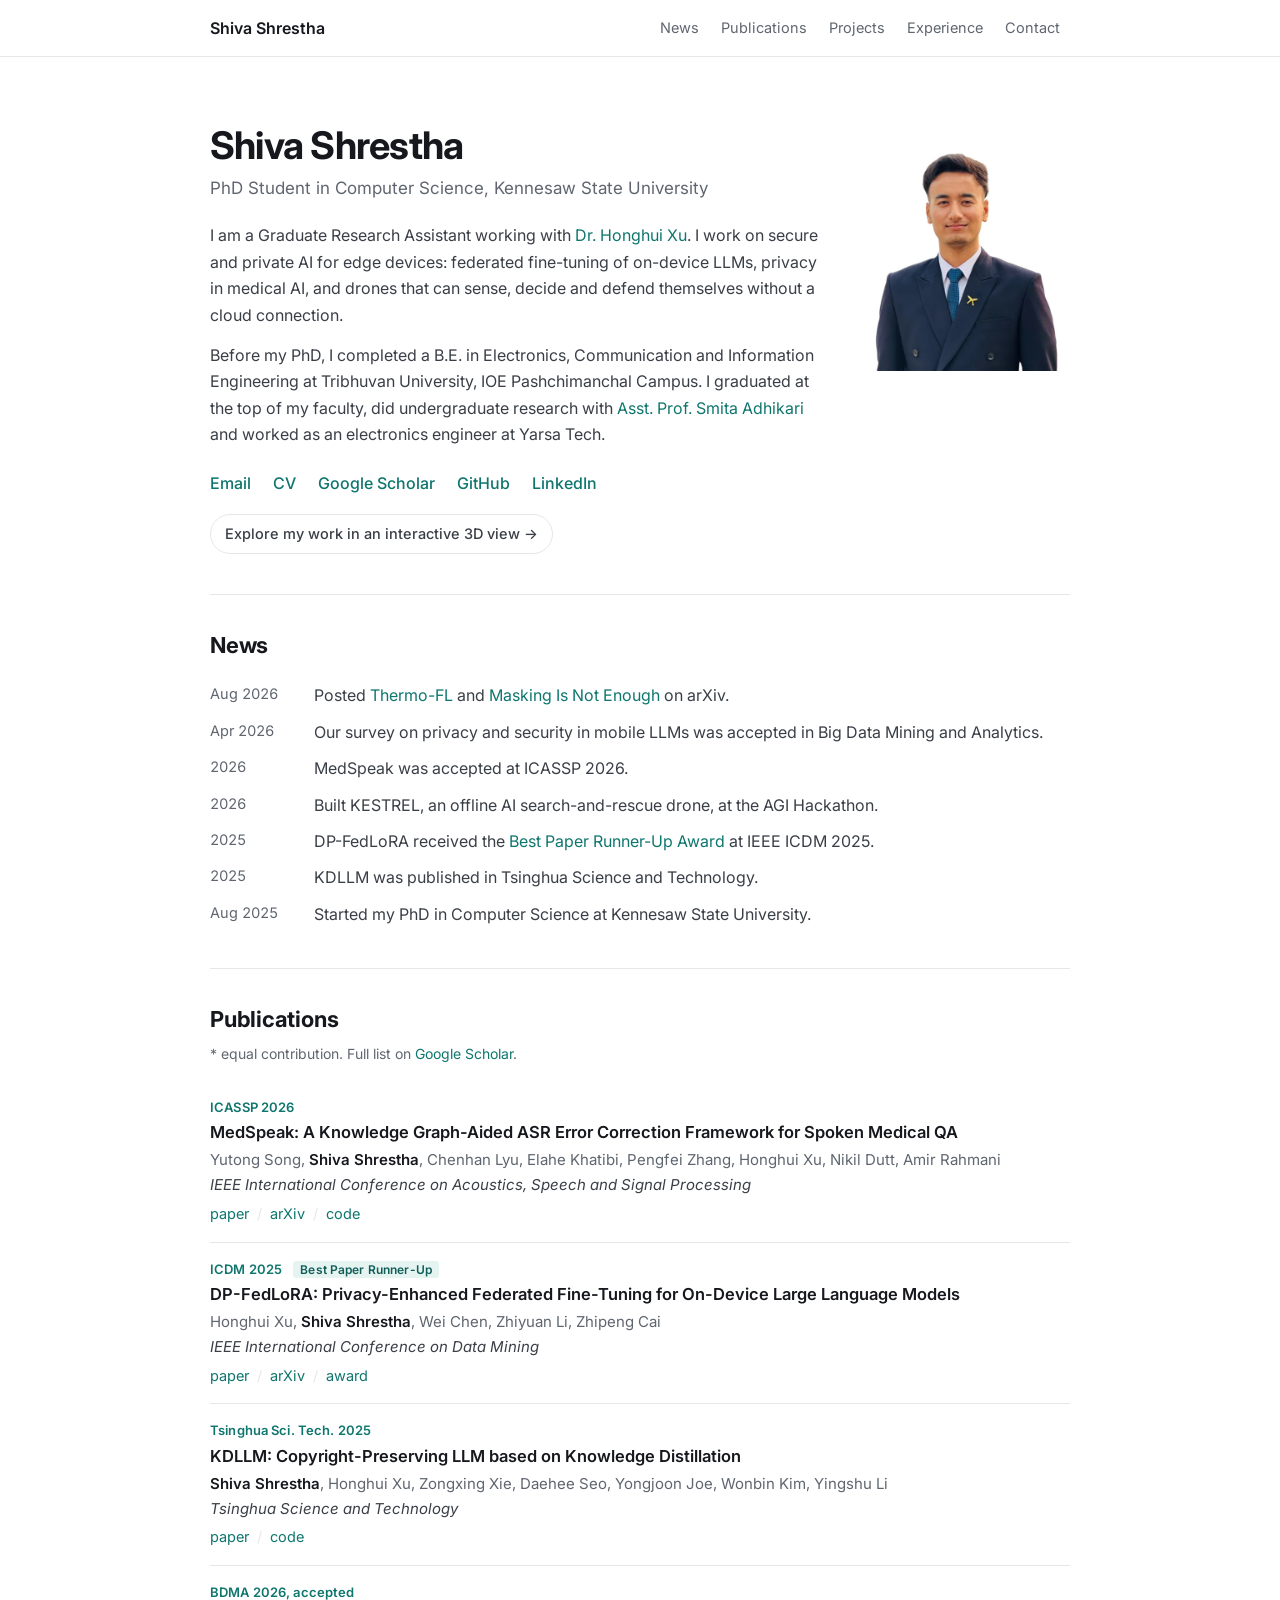
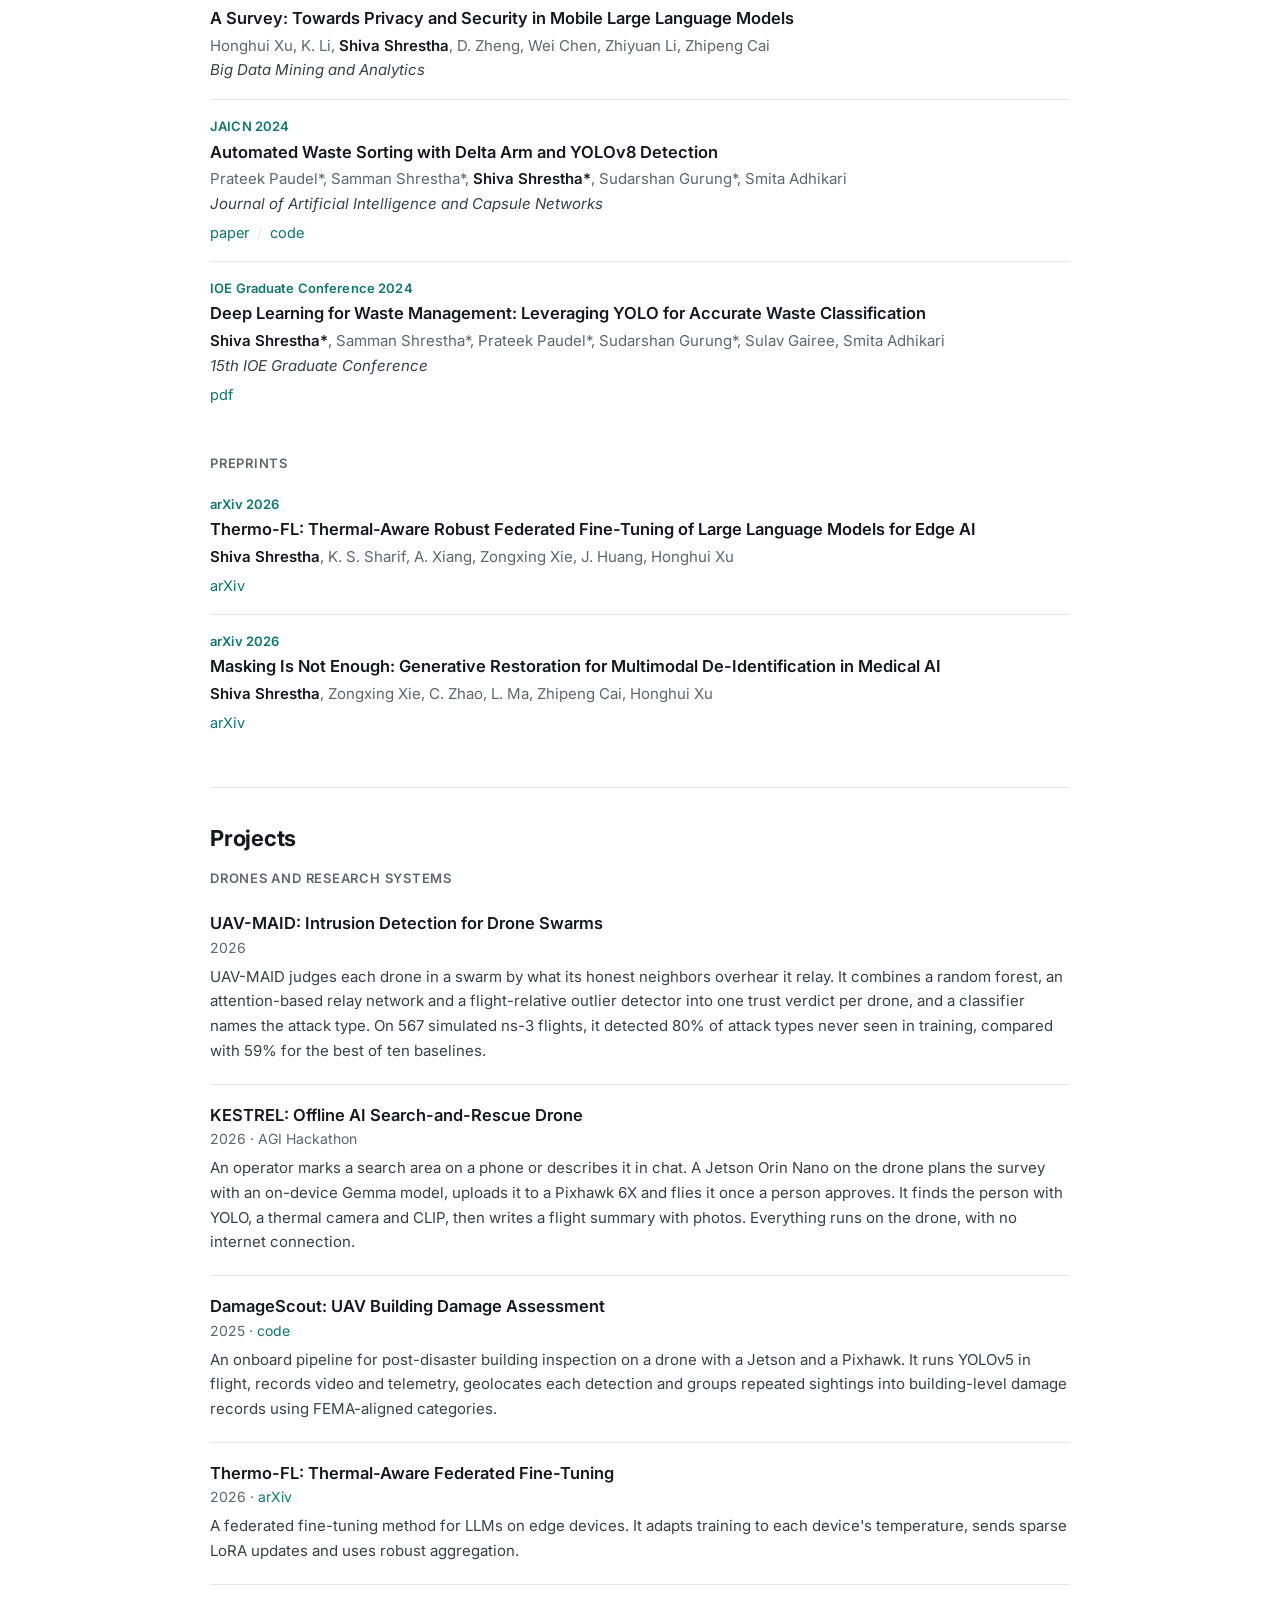
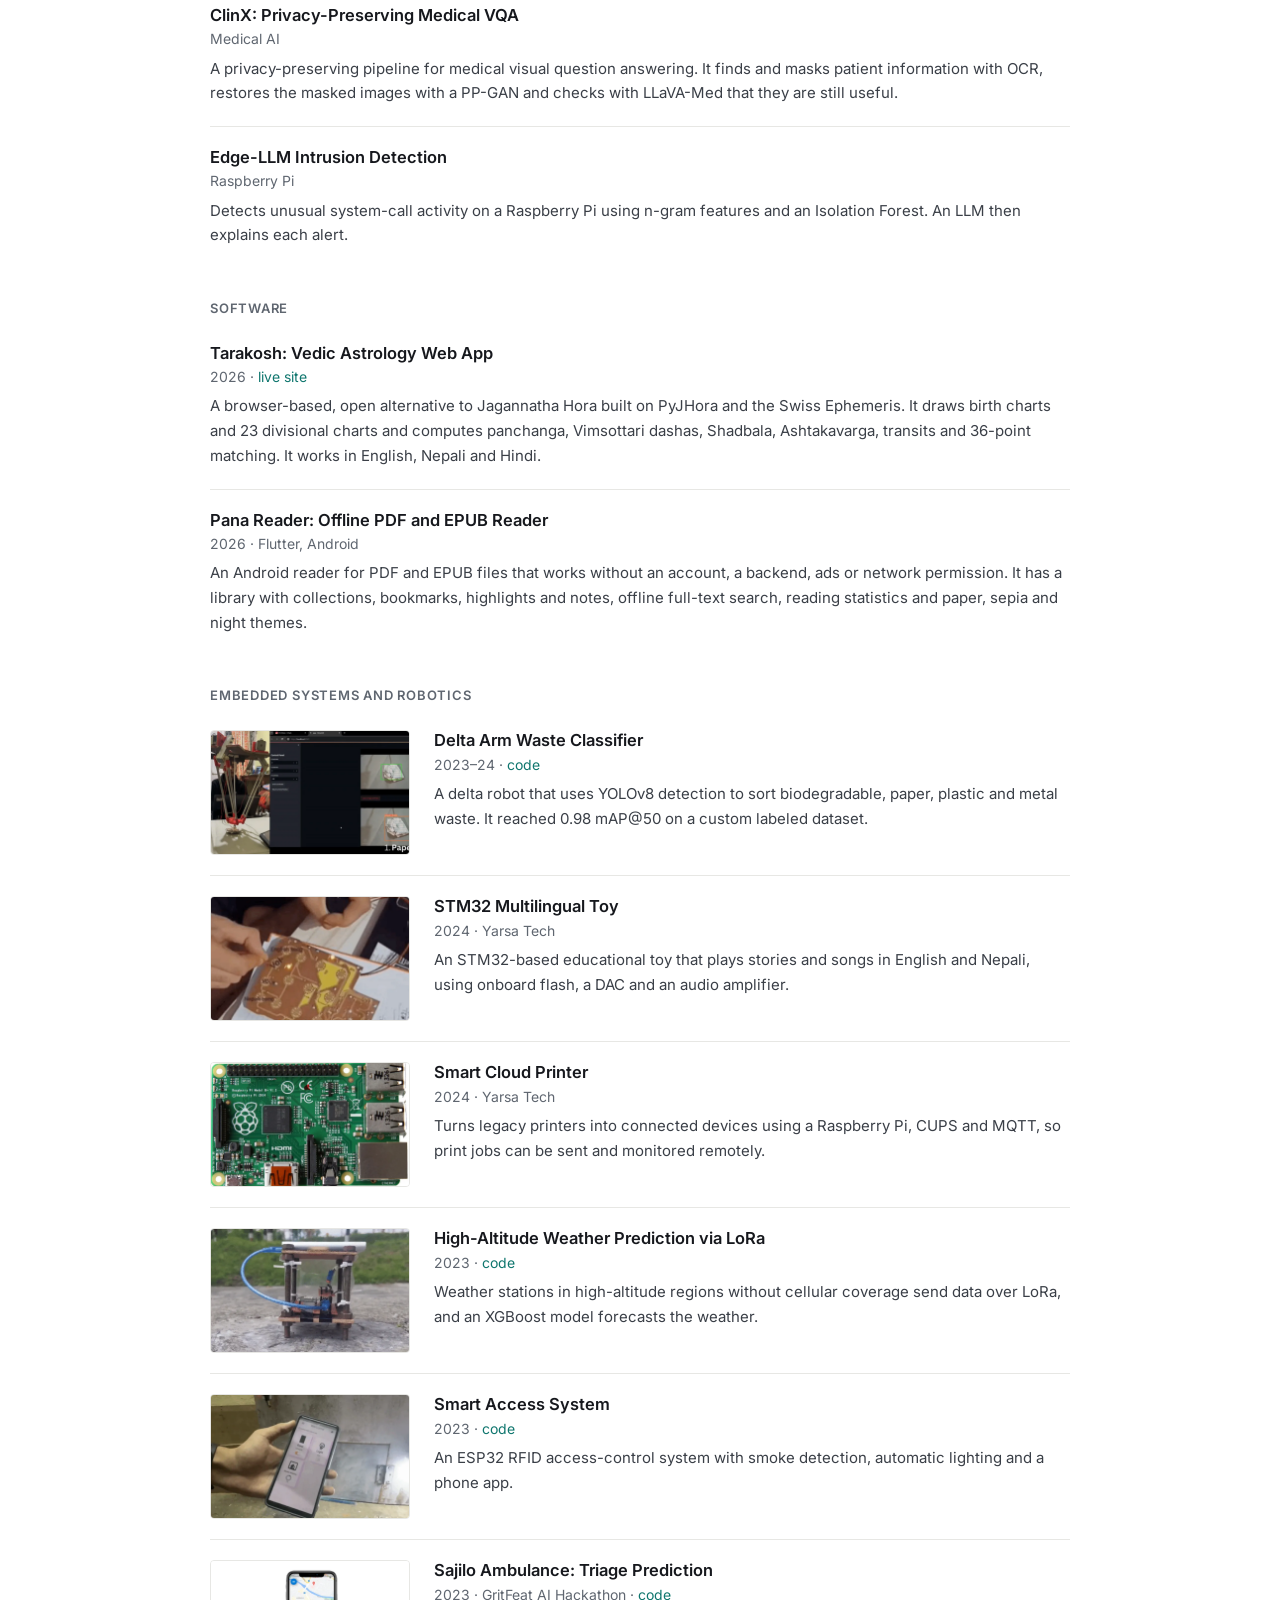
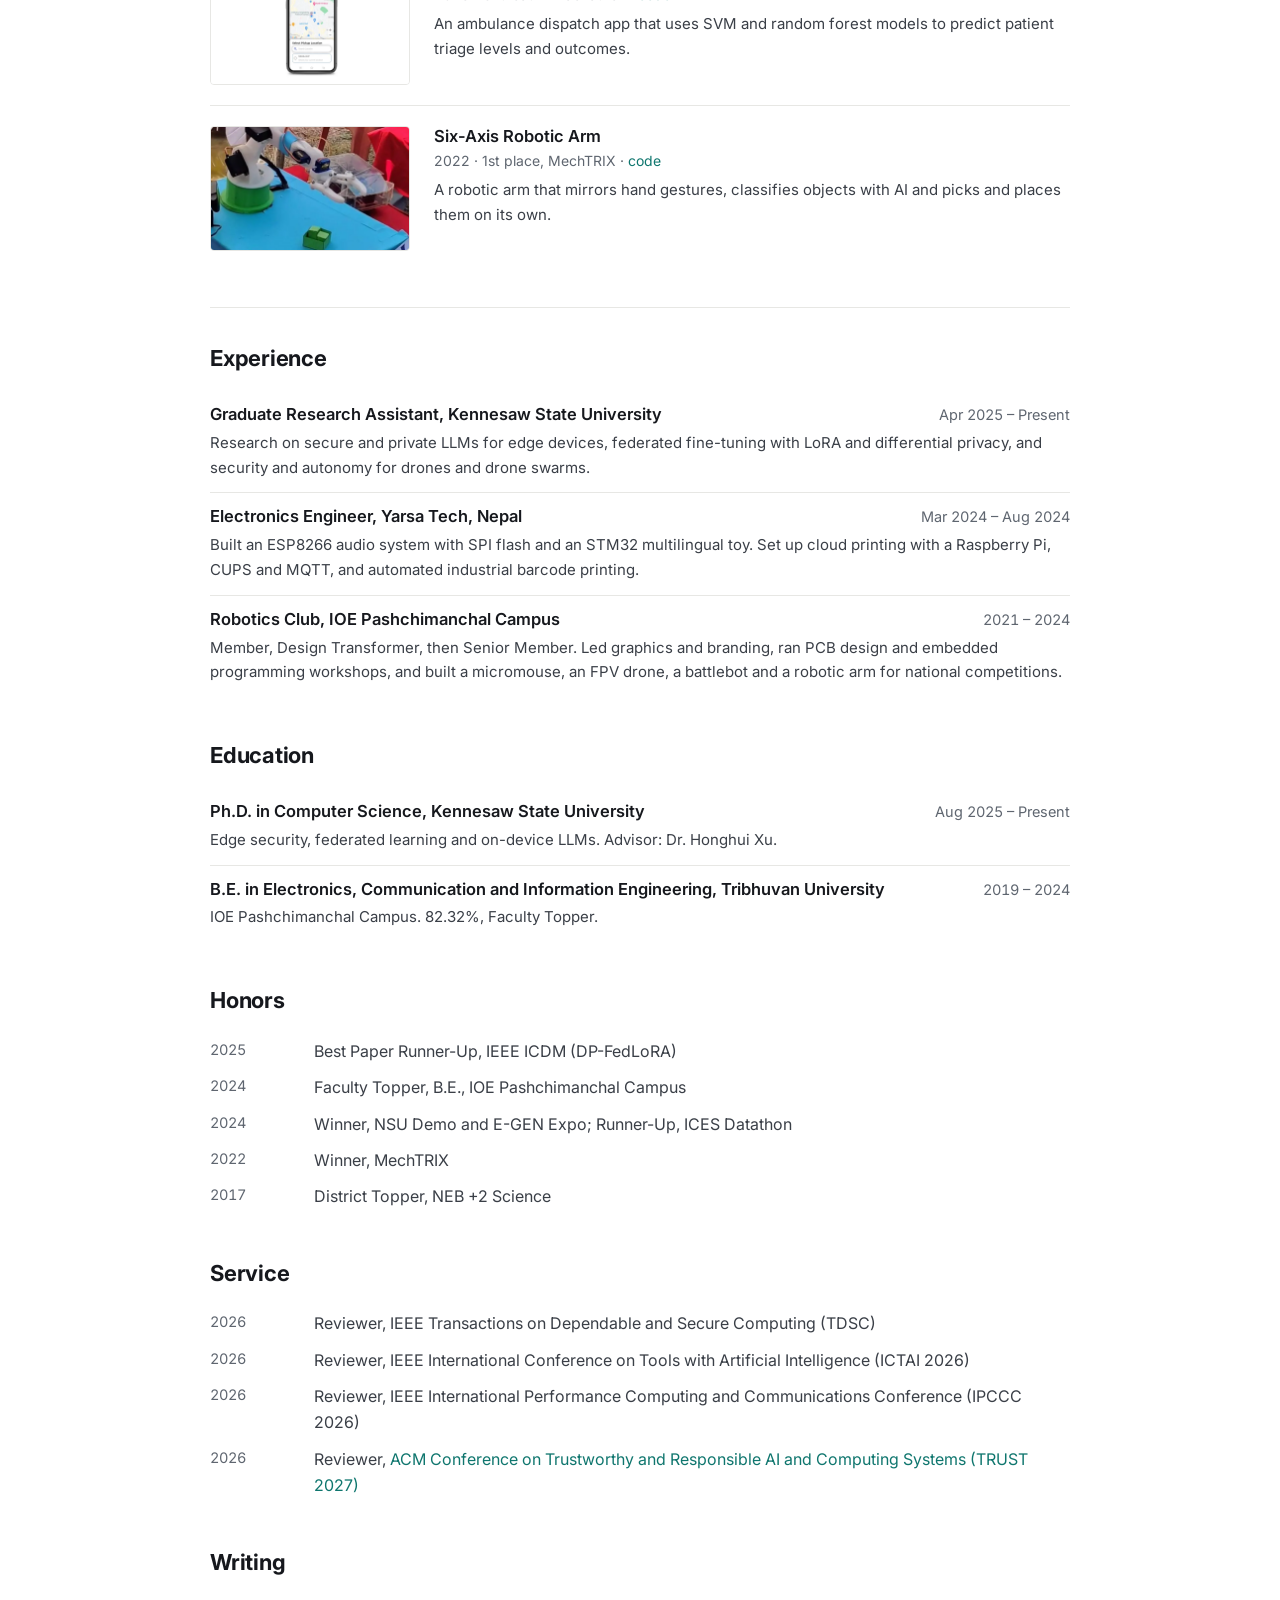
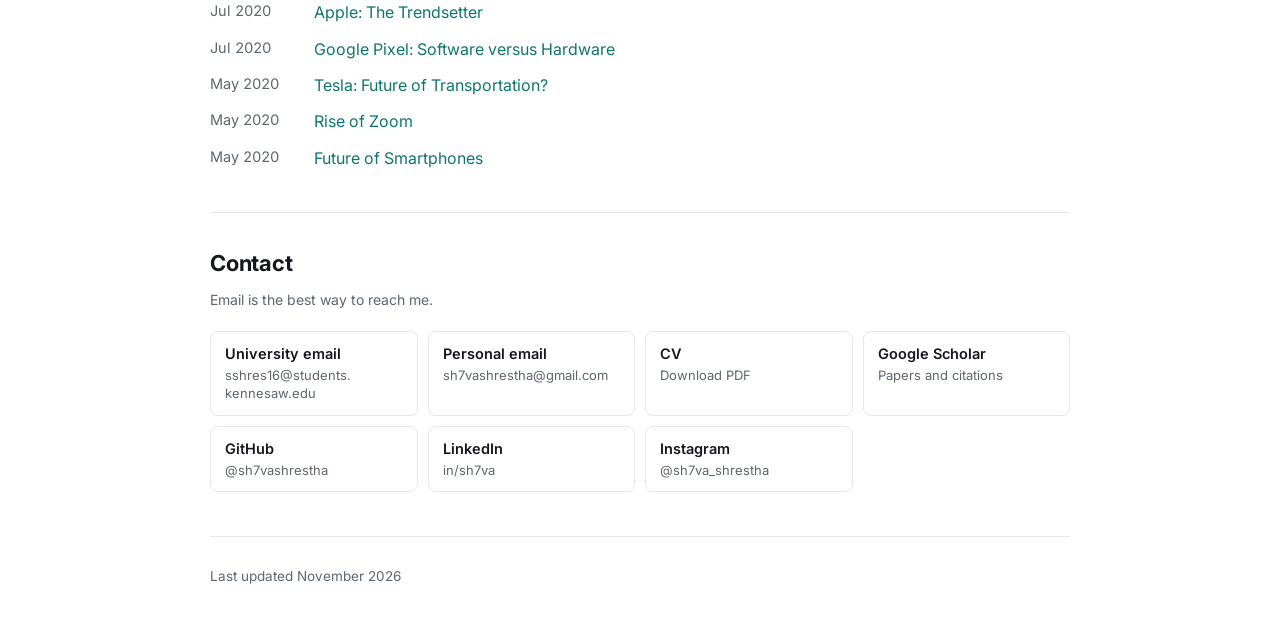
<file: index.html>
<!DOCTYPE html>
<html lang="en">
<head>
  <meta charset="utf-8">
  <meta name="viewport" content="width=device-width, initial-scale=1">
  <title>Shiva Shrestha | PhD Student, Computer Science, Kennesaw State University</title>
  <meta name="description" content="Shiva Shrestha is a PhD student in Computer Science at Kennesaw State University working on edge security, privacy-preserving machine learning, on-device LLMs and autonomous drones.">
  <link rel="canonical" href="https://shivashrestha7.com.np/">
  <link rel="icon" href="images/ShivaLOGO.ico">

  <meta name="theme-color" content="#0f766e">

  <meta property="og:type" content="profile">
  <meta property="og:site_name" content="Shiva Shrestha">
  <meta property="og:locale" content="en_US">
  <meta property="og:url" content="https://shivashrestha7.com.np/">
  <meta property="og:title" content="Shiva Shrestha | PhD Student, Kennesaw State University">
  <meta property="og:description" content="PhD student in Computer Science at Kennesaw State University working on edge security, privacy-preserving ML, on-device LLMs and autonomous drones.">
  <meta property="og:image" content="https://shivashrestha7.com.np/images/og-image.jpg?v=2">
  <meta property="og:image:type" content="image/jpeg">
  <meta property="og:image:width" content="1200">
  <meta property="og:image:height" content="630">
  <meta property="og:image:alt" content="Shiva Shrestha, PhD student in Computer Science at Kennesaw State University">
  <meta property="profile:first_name" content="Shiva">
  <meta property="profile:last_name" content="Shrestha">

  <meta name="twitter:card" content="summary_large_image">
  <meta name="twitter:title" content="Shiva Shrestha | PhD Student, Kennesaw State University">
  <meta name="twitter:description" content="PhD student in Computer Science at Kennesaw State University working on edge security, privacy-preserving ML, on-device LLMs and autonomous drones.">
  <meta name="twitter:image" content="https://shivashrestha7.com.np/images/og-image.jpg?v=2">
  <meta name="twitter:image:alt" content="Shiva Shrestha, PhD student in Computer Science at Kennesaw State University">

  <script type="application/ld+json">
  {
    "@context": "https://schema.org",
    "@type": "Person",
    "name": "Shiva Shrestha",
    "url": "https://shivashrestha7.com.np/",
    "image": "https://shivashrestha7.com.np/images/profile.jpg",
    "jobTitle": "PhD Student in Computer Science",
    "affiliation": {"@type": "CollegeOrUniversity", "name": "Kennesaw State University"},
    "alumniOf": {"@type": "CollegeOrUniversity", "name": "Tribhuvan University"},
    "knowsAbout": ["Edge security", "Privacy-preserving machine learning", "On-device large language models", "Autonomous drones"],
    "sameAs": ["https://github.com/sh7vashrestha", "https://www.linkedin.com/in/sh7va/", "https://scholar.google.com/citations?user=8IwSr08AAAAJ"]
  }
  </script>

  <link rel="preconnect" href="https://fonts.googleapis.com">
  <link rel="preconnect" href="https://fonts.gstatic.com" crossorigin>
  <link href="https://fonts.googleapis.com/css2?family=Inter:wght@400;500;600;700&amp;display=swap" rel="stylesheet">
  <link rel="stylesheet" href="stylesheet.css?v=10">
</head>
<body>
<a class="skip" href="#main">Skip to content</a>

<header class="topbar">
  <div class="wrap topbar-inner">
    <a href="#top" class="brand">Shiva Shrestha</a>
    <nav class="nav" aria-label="Sections">
      <a href="#news">News</a>
      <a href="#publications">Publications</a>
      <a href="#projects">Projects</a>
      <a href="#experience">Experience</a>
      <a href="#contact">Contact</a>
    </nav>
  </div>
</header>

<main id="main" class="wrap">

  <section class="intro" id="top">
    <div class="intro-text">
      <h1>Shiva Shrestha</h1>
      <p class="role">PhD Student in Computer Science, Kennesaw State University</p>
      <p>I am a Graduate Research Assistant working with <a href="https://scholar.google.com/citations?user=2Mr7jRoAAAAJ&amp;hl=en" target="_blank" rel="noopener">Dr. Honghui Xu</a>. I work on secure and private AI for edge devices: federated fine-tuning of on-device LLMs, privacy in medical AI, and drones that can sense, decide and defend themselves without a cloud connection.</p>
      <p>Before my PhD, I completed a B.E. in Electronics, Communication and Information Engineering at Tribhuvan University, IOE Pashchimanchal Campus. I graduated at the top of my faculty, did undergraduate research with <a href="https://www.researchgate.net/profile/Smita-Adhikari-2" target="_blank" rel="noopener">Asst. Prof. Smita Adhikari</a> and worked as an electronics engineer at Yarsa Tech.</p>
      <p class="links">
        <a href="mailto:sshres16@students.kennesaw.edu">Email</a>
        <a href="data/Shiva_CV.pdf" target="_blank" rel="noopener">CV</a>
        <a href="https://scholar.google.com/citations?user=8IwSr08AAAAJ&amp;hl=en" target="_blank" rel="noopener">Google Scholar</a>
        <a href="https://github.com/sh7vashrestha" target="_blank" rel="noopener">GitHub</a>
        <a href="https://www.linkedin.com/in/sh7va/" target="_blank" rel="noopener">LinkedIn</a>
      </p>
      <p class="alt-view"><a href="3d/">Explore my work in an interactive 3D view &rarr;</a></p>
    </div>
    <picture>
      <source srcset="images/profile.webp" type="image/webp">
      <img src="images/profile.jpg" class="photo" width="240" height="300" alt="Portrait of Shiva Shrestha">
    </picture>
  </section>

  <section class="sec" id="news">
    <h2>News</h2>
    <ul class="news">
      <li><span class="date">Aug 2026</span><span>Posted <a href="https://arxiv.org/abs/2608.21172" target="_blank" rel="noopener">Thermo-FL</a> and <a href="https://arxiv.org/abs/2608.21133" target="_blank" rel="noopener">Masking Is Not Enough</a> on arXiv.</span></li>
      <li><span class="date">Apr 2026</span><span>Our survey on privacy and security in mobile LLMs was accepted in Big Data Mining and Analytics.</span></li>
      <li><span class="date">2026</span><span>MedSpeak was accepted at ICASSP 2026.</span></li>
      <li><span class="date">2026</span><span>Built KESTREL, an offline AI search-and-rescue drone, at the AGI Hackathon.</span></li>
      <li><span class="date">2025</span><span>DP-FedLoRA received the <a href="https://icdm.zhonghuapu.com/Awards/Awards.shtml" target="_blank" rel="noopener">Best Paper Runner-Up Award</a> at IEEE ICDM 2025.</span></li>
      <li><span class="date">2025</span><span>KDLLM was published in Tsinghua Science and Technology.</span></li>
      <li><span class="date">Aug 2025</span><span>Started my PhD in Computer Science at Kennesaw State University.</span></li>
    </ul>
  </section>

  <section class="sec" id="publications">
    <h2>Publications</h2>
    <p class="sec-note">* equal contribution. Full list on <a href="https://scholar.google.com/citations?user=8IwSr08AAAAJ&amp;hl=en" target="_blank" rel="noopener">Google Scholar</a>.</p>
    <ol class="pubs">
      <li class="pub">
        <p class="pub-venue-tag">ICASSP 2026</p>
        <h3><a href="https://doi.org/10.1109/ICASSP55912.2026.11464058" target="_blank" rel="noopener">MedSpeak: A Knowledge Graph-Aided ASR Error Correction Framework for Spoken Medical QA</a></h3>
        <p class="authors">Yutong Song, <strong>Shiva Shrestha</strong>, Chenhan Lyu, Elahe Khatibi, Pengfei Zhang, Honghui Xu, Nikil Dutt, Amir Rahmani</p>
        <p class="venue">IEEE International Conference on Acoustics, Speech and Signal Processing</p>
        <p class="pub-links"><a href="https://doi.org/10.1109/ICASSP55912.2026.11464058" target="_blank" rel="noopener">paper</a><a href="https://arxiv.org/abs/2602.00981" target="_blank" rel="noopener">arXiv</a><a href="https://github.com/sh7vashrestha/MedSpeak" target="_blank" rel="noopener">code</a></p>
      </li>
      <li class="pub">
        <p class="pub-venue-tag">ICDM 2025 <span class="award">Best Paper Runner-Up</span></p>
        <h3><a href="https://ieeexplore.ieee.org/document/11391811/" target="_blank" rel="noopener">DP-FedLoRA: Privacy-Enhanced Federated Fine-Tuning for On-Device Large Language Models</a></h3>
        <p class="authors">Honghui Xu, <strong>Shiva Shrestha</strong>, Wei Chen, Zhiyuan Li, Zhipeng Cai</p>
        <p class="venue">IEEE International Conference on Data Mining</p>
        <p class="pub-links"><a href="https://ieeexplore.ieee.org/document/11391811/" target="_blank" rel="noopener">paper</a><a href="https://arxiv.org/abs/2509.09097" target="_blank" rel="noopener">arXiv</a><a href="https://icdm.zhonghuapu.com/Awards/Awards.shtml" target="_blank" rel="noopener">award</a></p>
      </li>
      <li class="pub">
        <p class="pub-venue-tag">Tsinghua Sci. Tech. 2025</p>
        <h3><a href="https://www.sciopen.com/article/10.26599/TST.2025.9010130" target="_blank" rel="noopener">KDLLM: Copyright-Preserving LLM based on Knowledge Distillation</a></h3>
        <p class="authors"><strong>Shiva Shrestha</strong>, Honghui Xu, Zongxing Xie, Daehee Seo, Yongjoon Joe, Wonbin Kim, Yingshu Li</p>
        <p class="venue">Tsinghua Science and Technology</p>
        <p class="pub-links"><a href="https://www.sciopen.com/article/10.26599/TST.2025.9010130" target="_blank" rel="noopener">paper</a><a href="https://github.com/sh7vashrestha/KDLLM" target="_blank" rel="noopener">code</a></p>
      </li>
      <li class="pub" data-node="Mobile LLM Survey">
        <p class="pub-venue-tag">BDMA 2026, accepted</p>
        <h3>A Survey: Towards Privacy and Security in Mobile Large Language Models</h3>
        <p class="authors">Honghui Xu, K. Li, <strong>Shiva Shrestha</strong>, D. Zheng, Wei Chen, Zhiyuan Li, Zhipeng Cai</p>
        <p class="venue">Big Data Mining and Analytics</p>
      </li>
      <li class="pub" data-node="Delta Arm (JAICN)">
        <p class="pub-venue-tag">JAICN 2024</p>
        <h3><a href="https://doi.org/10.36548/jaicn.2024.3.004" target="_blank" rel="noopener">Automated Waste Sorting with Delta Arm and YOLOv8 Detection</a></h3>
        <p class="authors">Prateek Paudel*, Samman Shrestha*, <strong>Shiva Shrestha*</strong>, Sudarshan Gurung*, Smita Adhikari</p>
        <p class="venue">Journal of Artificial Intelligence and Capsule Networks</p>
        <p class="pub-links"><a href="https://doi.org/10.36548/jaicn.2024.3.004" target="_blank" rel="noopener">paper</a><a href="https://github.com/sh7vashrestha/DeltaArm" target="_blank" rel="noopener">code</a></p>
      </li>
      <li class="pub" data-node="YOLO Waste (IOEGC)">
        <p class="pub-venue-tag">IOE Graduate Conference 2024</p>
        <h3><a href="http://conference.ioe.edu.np/publications/ioegc15/IOEGC-15-004-A1-4-61.pdf" target="_blank" rel="noopener">Deep Learning for Waste Management: Leveraging YOLO for Accurate Waste Classification</a></h3>
        <p class="authors"><strong>Shiva Shrestha*</strong>, Samman Shrestha*, Prateek Paudel*, Sudarshan Gurung*, Sulav Gairee, Smita Adhikari</p>
        <p class="venue">15th IOE Graduate Conference</p>
        <p class="pub-links"><a href="http://conference.ioe.edu.np/publications/ioegc15/IOEGC-15-004-A1-4-61.pdf" target="_blank" rel="noopener">pdf</a></p>
      </li>
    </ol>

    <h3 class="subhead">Preprints</h3>
    <ol class="pubs">
      <li class="pub">
        <p class="pub-venue-tag">arXiv 2026</p>
        <h3><a href="https://arxiv.org/abs/2608.21172" target="_blank" rel="noopener">Thermo-FL: Thermal-Aware Robust Federated Fine-Tuning of Large Language Models for Edge AI</a></h3>
        <p class="authors"><strong>Shiva Shrestha</strong>, K. S. Sharif, A. Xiang, Zongxing Xie, J. Huang, Honghui Xu</p>
        <p class="pub-links"><a href="https://arxiv.org/abs/2608.21172" target="_blank" rel="noopener">arXiv</a></p>
      </li>
      <li class="pub">
        <p class="pub-venue-tag">arXiv 2026</p>
        <h3><a href="https://arxiv.org/abs/2608.21133" target="_blank" rel="noopener">Masking Is Not Enough: Generative Restoration for Multimodal De-Identification in Medical AI</a></h3>
        <p class="authors"><strong>Shiva Shrestha</strong>, Zongxing Xie, C. Zhao, L. Ma, Zhipeng Cai, Honghui Xu</p>
        <p class="pub-links"><a href="https://arxiv.org/abs/2608.21133" target="_blank" rel="noopener">arXiv</a></p>
      </li>
    </ol>
  </section>

  <section class="sec" id="projects">
    <h2>Projects</h2>
    <h3 class="subhead">Drones and research systems</h3>
    <ul class="projects">
      <li class="project project-text">
        <div>
          <h4>UAV-MAID: Intrusion Detection for Drone Swarms</h4>
          <p class="meta">2026</p>
          <p>UAV-MAID judges each drone in a swarm by what its honest neighbors overhear it relay. It combines a random forest, an attention-based relay network and a flight-relative outlier detector into one trust verdict per drone, and a classifier names the attack type. On 567 simulated ns-3 flights, it detected 80% of attack types never seen in training, compared with 59% for the best of ten baselines.</p>
        </div>
      </li>
      <li class="project project-text">
        <div>
          <h4>KESTREL: Offline AI Search-and-Rescue Drone</h4>
          <p class="meta">2026 · AGI Hackathon</p>
          <p>An operator marks a search area on a phone or describes it in chat. A Jetson Orin Nano on the drone plans the survey with an on-device Gemma model, uploads it to a Pixhawk 6X and flies it once a person approves. It finds the person with YOLO, a thermal camera and CLIP, then writes a flight summary with photos. Everything runs on the drone, with no internet connection.</p>
        </div>
      </li>
      <li class="project project-text">
        <div>
          <h4>DamageScout: UAV Building Damage Assessment</h4>
          <p class="meta">2025 · <a href="https://github.com/sh7vashrestha/UAV" target="_blank" rel="noopener">code</a></p>
          <p>An onboard pipeline for post-disaster building inspection on a drone with a Jetson and a Pixhawk. It runs YOLOv5 in flight, records video and telemetry, geolocates each detection and groups repeated sightings into building-level damage records using FEMA-aligned categories.</p>
        </div>
      </li>
      <li class="project project-text">
        <div>
          <h4>Thermo-FL: Thermal-Aware Federated Fine-Tuning</h4>
          <p class="meta">2026 · <a href="https://arxiv.org/abs/2608.21172" target="_blank" rel="noopener">arXiv</a></p>
          <p>A federated fine-tuning method for LLMs on edge devices. It adapts training to each device's temperature, sends sparse LoRA updates and uses robust aggregation.</p>
        </div>
      </li>
      <li class="project project-text">
        <div>
          <h4>ClinX: Privacy-Preserving Medical VQA</h4>
          <p class="meta">Medical AI</p>
          <p>A privacy-preserving pipeline for medical visual question answering. It finds and masks patient information with OCR, restores the masked images with a PP-GAN and checks with LLaVA-Med that they are still useful.</p>
        </div>
      </li>
      <li class="project project-text" data-node="Edge-LLM IDS">
        <div>
          <h4>Edge-LLM Intrusion Detection</h4>
          <p class="meta">Raspberry Pi</p>
          <p>Detects unusual system-call activity on a Raspberry Pi using n-gram features and an Isolation Forest. An LLM then explains each alert.</p>
        </div>
      </li>
    </ul>

    <h3 class="subhead">Software</h3>
    <ul class="projects">
      <li class="project project-text">
        <div>
          <h4>Tarakosh: Vedic Astrology Web App</h4>
          <p class="meta">2026 · <a href="https://tarakosh.vercel.app" target="_blank" rel="noopener">live site</a></p>
          <p>A browser-based, open alternative to Jagannatha Hora built on PyJHora and the Swiss Ephemeris. It draws birth charts and 23 divisional charts and computes panchanga, Vimsottari dashas, Shadbala, Ashtakavarga, transits and 36-point matching. It works in English, Nepali and Hindi.</p>
        </div>
      </li>
      <li class="project project-text">
        <div>
          <h4>Pana Reader: Offline PDF and EPUB Reader</h4>
          <p class="meta">2026 · Flutter, Android</p>
          <p>An Android reader for PDF and EPUB files that works without an account, a backend, ads or network permission. It has a library with collections, bookmarks, highlights and notes, offline full-text search, reading statistics and paper, sepia and night themes.</p>
        </div>
      </li>
    </ul>

    <h3 class="subhead">Embedded systems and robotics</h3>
    <ul class="projects">
      <li class="project" data-node="Delta Arm">
        <div class="thumb"><img src="images/projects/delta-arm.webp" width="800" height="500" loading="lazy" alt="Delta arm picking up paper waste next to the live classifier view"></div>
        <div>
          <h4>Delta Arm Waste Classifier</h4>
          <p class="meta">2023–24 · <a href="https://github.com/sh7vashrestha/DeltaArm" target="_blank" rel="noopener">code</a></p>
          <p>A delta robot that uses YOLOv8 detection to sort biodegradable, paper, plastic and metal waste. It reached 0.98 mAP@50 on a custom labeled dataset.</p>
        </div>
      </li>
      <li class="project" data-node="STM32 Toy">
        <div class="thumb"><img src="images/projects/stm32-toy.webp" width="800" height="500" loading="lazy" alt="Custom PCB of the STM32 multilingual toy being tested by hand"></div>
        <div>
          <h4>STM32 Multilingual Toy</h4>
          <p class="meta">2024 · Yarsa Tech</p>
          <p>An STM32-based educational toy that plays stories and songs in English and Nepali, using onboard flash, a DAC and an audio amplifier.</p>
        </div>
      </li>
      <li class="project" data-node="Cloud Printer">
        <div class="thumb"><img src="images/projects/cloud-printer.webp" width="800" height="500" loading="lazy" alt="Raspberry Pi board used in the cloud printer"></div>
        <div>
          <h4>Smart Cloud Printer</h4>
          <p class="meta">2024 · Yarsa Tech</p>
          <p>Turns legacy printers into connected devices using a Raspberry Pi, CUPS and MQTT, so print jobs can be sent and monitored remotely.</p>
        </div>
      </li>
      <li class="project" data-node="LoRa Weather">
        <div class="thumb"><img src="images/projects/weather-lora.webp" width="800" height="500" loading="lazy" alt="Outdoor LoRa weather station on a wooden frame"></div>
        <div>
          <h4>High-Altitude Weather Prediction via LoRa</h4>
          <p class="meta">2023 · <a href="https://github.com/SulavGaire/Weather-prediction" target="_blank" rel="noopener">code</a></p>
          <p>Weather stations in high-altitude regions without cellular coverage send data over LoRa, and an XGBoost model forecasts the weather.</p>
        </div>
      </li>
      <li class="project" data-node="Smart Access">
        <div class="thumb"><img src="images/projects/smart-access.webp" width="800" height="500" loading="lazy" alt="Phone app controlling the smart access door"></div>
        <div>
          <h4>Smart Access System</h4>
          <p class="meta">2023 · <a href="https://github.com/sh7vashrestha/SmartAccessSystem" target="_blank" rel="noopener">code</a></p>
          <p>An ESP32 RFID access-control system with smoke detection, automatic lighting and a phone app.</p>
        </div>
      </li>
      <li class="project">
        <div class="thumb"><img src="images/projects/sajilo.webp" width="800" height="500" loading="lazy" alt="Sajilo Ambulance app showing a pickup location map"></div>
        <div>
          <h4>Sajilo Ambulance: Triage Prediction</h4>
          <p class="meta">2023 · GritFeat AI Hackathon · <a href="https://github.com/sh7vashrestha/triage-GritFeatAIHackathon" target="_blank" rel="noopener">code</a></p>
          <p>An ambulance dispatch app that uses SVM and random forest models to predict patient triage levels and outcomes.</p>
        </div>
      </li>
      <li class="project" data-node="Robotic Arm">
        <div class="thumb"><img src="images/projects/robotic-arm.webp" width="800" height="500" loading="lazy" alt="Six-axis robotic arm picking up a small green block"></div>
        <div>
          <h4>Six-Axis Robotic Arm</h4>
          <p class="meta">2022 · 1st place, MechTRIX · <a href="https://github.com/WRCRoboticsClub/robotics-arm" target="_blank" rel="noopener">code</a></p>
          <p>A robotic arm that mirrors hand gestures, classifies objects with AI and picks and places them on its own.</p>
        </div>
      </li>
    </ul>
  </section>

  <section class="sec" id="experience">
    <h2>Experience</h2>
    <ul class="rows">
      <li data-node="KSU Research">
        <div class="row-head"><h3>Graduate Research Assistant, Kennesaw State University</h3><span class="date">Apr 2025 – Present</span></div>
        <p>Research on secure and private LLMs for edge devices, federated fine-tuning with LoRA and differential privacy, and security and autonomy for drones and drone swarms.</p>
      </li>
      <li data-node="Yarsa Tech">
        <div class="row-head"><h3>Electronics Engineer, Yarsa Tech, Nepal</h3><span class="date">Mar 2024 – Aug 2024</span></div>
        <p>Built an ESP8266 audio system with SPI flash and an STM32 multilingual toy. Set up cloud printing with a Raspberry Pi, CUPS and MQTT, and automated industrial barcode printing.</p>
      </li>
      <li data-node="Robotics Club">
        <div class="row-head"><h3>Robotics Club, IOE Pashchimanchal Campus</h3><span class="date">2021 – 2024</span></div>
        <p>Member, Design Transformer, then Senior Member. Led graphics and branding, ran PCB design and embedded programming workshops, and built a micromouse, an FPV drone, a battlebot and a robotic arm for national competitions.</p>
      </li>
    </ul>

    <h2 class="h2-follow" id="education">Education</h2>
    <ul class="rows">
      <li>
        <div class="row-head"><h3>Ph.D. in Computer Science, Kennesaw State University</h3><span class="date">Aug 2025 – Present</span></div>
        <p>Edge security, federated learning and on-device LLMs. Advisor: Dr. Honghui Xu.</p>
      </li>
      <li>
        <div class="row-head"><h3>B.E. in Electronics, Communication and Information Engineering, Tribhuvan University</h3><span class="date">2019 – 2024</span></div>
        <p>IOE Pashchimanchal Campus. 82.32%, Faculty Topper.</p>
      </li>
    </ul>

    <h2 class="h2-follow">Honors</h2>
    <ul class="news">
      <li><span class="date">2025</span><span>Best Paper Runner-Up, IEEE ICDM (DP-FedLoRA)</span></li>
      <li><span class="date">2024</span><span>Faculty Topper, B.E., IOE Pashchimanchal Campus</span></li>
      <li><span class="date">2024</span><span>Winner, NSU Demo and E-GEN Expo; Runner-Up, ICES Datathon</span></li>
      <li><span class="date">2022</span><span>Winner, MechTRIX</span></li>
      <li><span class="date">2017</span><span>District Topper, NEB +2 Science</span></li>
    </ul>

    <h2 class="h2-follow">Service</h2>
    <ul class="news">
      <li><span class="date">2026</span><span>Reviewer, IEEE Transactions on Dependable and Secure Computing (TDSC)</span></li>
      <li><span class="date">2026</span><span>Reviewer, IEEE International Conference on Tools with Artificial Intelligence (ICTAI 2026)</span></li>
      <li><span class="date">2026</span><span>Reviewer, IEEE International Performance Computing and Communications Conference (IPCCC 2026)</span></li>
      <li><span class="date">2026</span><span>Reviewer, <a href="https://eigtrust.acm.org/trust2027/" target="_blank" rel="noopener">ACM Conference on Trustworthy and Responsible AI and Computing Systems (TRUST 2027)</a></span></li>
    </ul>

    <h2 class="h2-follow">Writing</h2>
    <ul class="news">
      <li><span class="date">Jul 2020</span><a href="https://forefronttechno.wordpress.com/2020/07/02/apple-the-trend-setter/" target="_blank" rel="noopener">Apple: The Trendsetter</a></li>
      <li><span class="date">Jul 2020</span><a href="https://forefronttechno.wordpress.com/2020/07/01/google-pixel-state-of-the-art-software-meets-the-mediocre-hardware/" target="_blank" rel="noopener">Google Pixel: Software versus Hardware</a></li>
      <li><span class="date">May 2020</span><a href="https://forefronttechno.wordpress.com/2020/05/11/tesla-future-of-worlds-transportation/" target="_blank" rel="noopener">Tesla: Future of Transportation?</a></li>
      <li><span class="date">May 2020</span><a href="https://forefronttechno.wordpress.com/2020/05/10/rise-of-zoom/" target="_blank" rel="noopener">Rise of Zoom</a></li>
      <li><span class="date">May 2020</span><a href="https://forefronttechno.wordpress.com/2020/05/10/future-of-smartphones/" target="_blank" rel="noopener">Future of Smartphones</a></li>
    </ul>
  </section>

  <section class="sec" id="contact">
    <h2>Contact</h2>
    <p class="sec-note">Email is the best way to reach me.</p>
    <ul class="out-layer">
      <li><a class="out-node" href="mailto:sshres16@students.kennesaw.edu"><span class="out-dot" aria-hidden="true"></span><span class="out-label">University email</span><span class="out-value">sshres16@<wbr>students.<wbr>kennesaw.edu</span></a></li>
      <li><a class="out-node" href="mailto:sh7vashrestha@gmail.com"><span class="out-dot" aria-hidden="true"></span><span class="out-label">Personal email</span><span class="out-value">sh7vashrestha@<wbr>gmail.com</span></a></li>
      <li><a class="out-node" href="data/Shiva_CV.pdf" target="_blank" rel="noopener"><span class="out-dot" aria-hidden="true"></span><span class="out-label">CV</span><span class="out-value">Download PDF</span></a></li>
      <li><a class="out-node" href="https://scholar.google.com/citations?user=8IwSr08AAAAJ&amp;hl=en" target="_blank" rel="noopener"><span class="out-dot" aria-hidden="true"></span><span class="out-label">Google Scholar</span><span class="out-value">Papers and citations</span></a></li>
      <li><a class="out-node" href="https://github.com/sh7vashrestha" target="_blank" rel="noopener"><span class="out-dot" aria-hidden="true"></span><span class="out-label">GitHub</span><span class="out-value">@sh7vashrestha</span></a></li>
      <li><a class="out-node" href="https://www.linkedin.com/in/sh7va/" target="_blank" rel="noopener"><span class="out-dot" aria-hidden="true"></span><span class="out-label">LinkedIn</span><span class="out-value">in/sh7va</span></a></li>
      <li><a class="out-node" href="https://www.instagram.com/sh7va_shrestha/" target="_blank" rel="noopener"><span class="out-dot" aria-hidden="true"></span><span class="out-label">Instagram</span><span class="out-value">@sh7va_shrestha</span></a></li>
    </ul>
  </section>

</main>

<footer class="wrap foot">
  <p>Last updated November 2026</p>
</footer>

<script src="js/main.js?v=10"></script>
</body>
</html>
</file>
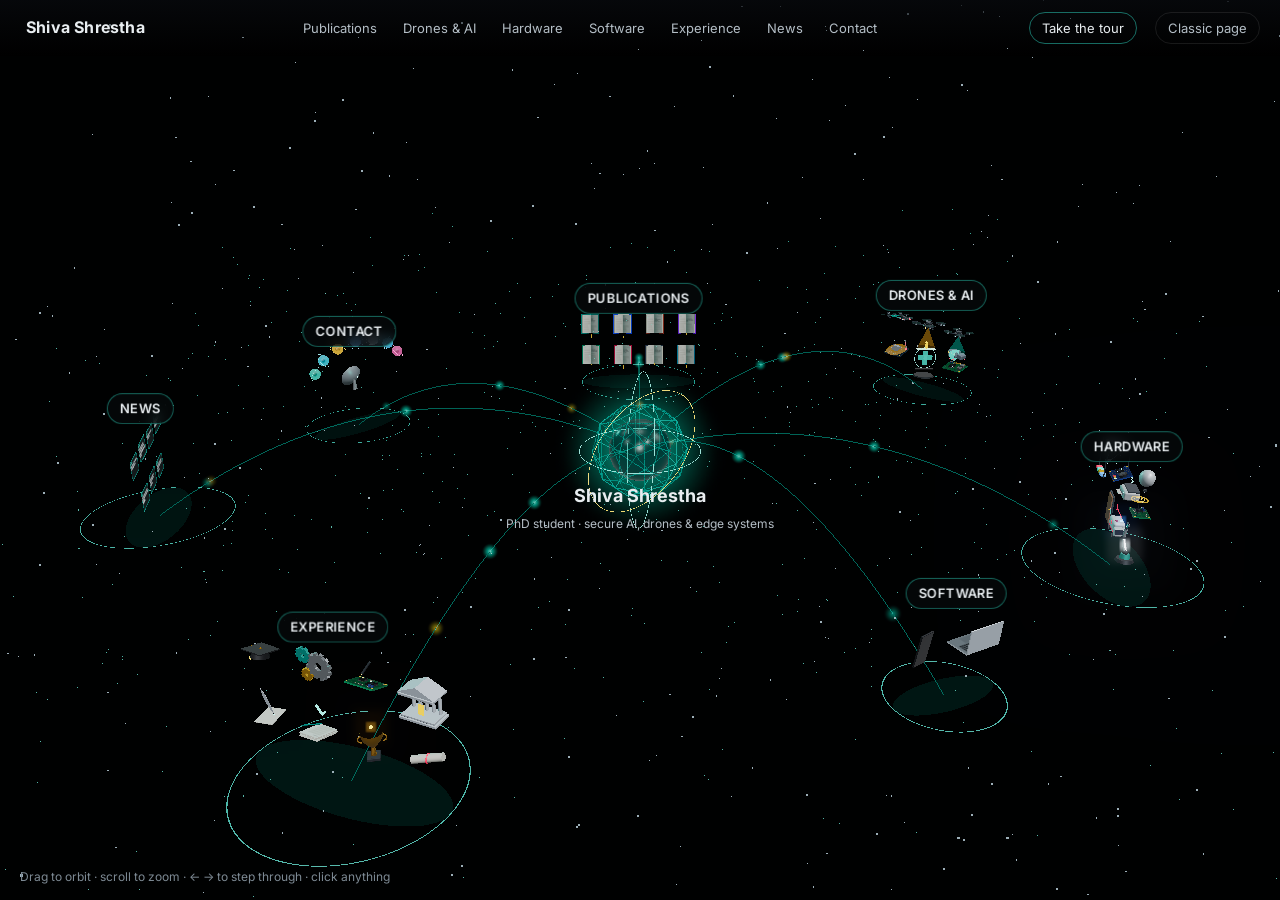
<file: 3d/index.html>
<!DOCTYPE html>
<html lang="en">
<head>
  <meta charset="utf-8">
  <meta name="viewport" content="width=device-width, initial-scale=1">
  <title>Shiva Shrestha · 3D portfolio</title>
  <link rel="icon" href="../images/ShivaLOGO.ico">
  <link href="https://fonts.googleapis.com/css2?family=Inter:wght@400;500;600;700&family=Source+Serif+4:opsz,wght@8..60,500;8..60,600&display=swap" rel="stylesheet">
  <link rel="stylesheet" href="style.css">
  <script type="importmap">
    { "imports": { "three": "./vendor/three.module.js", "three/addons/": "./vendor/addons/" } }
  </script>
</head>
<body>
  <header class="bar">
    <button class="brand" data-go="core">Shiva Shrestha</button>
    <nav class="stations" aria-label="Sections"></nav>
    <button class="tour">Take the tour</button>
    <a class="classic" href="../index.html">Classic page</a>
  </header>

  <div id="scene" aria-hidden="true"></div>
  <div class="loader">Loading…</div>

  <aside class="panel" aria-live="polite" hidden>
    <div class="panel-head">
      <span class="crumb"></span>
      <span class="panel-step" hidden>
        <button class="step-prev" aria-label="Previous item">‹ Prev</button>
        <button class="step-next" aria-label="Next item">Next ›</button>
      </span>
      <button class="panel-close" aria-label="Close panel">×</button>
    </div>
    <div class="panel-body"></div>
  </aside>

  <div class="hovercard" hidden><b></b><span></span><i></i></div>
  <p class="hint">Drag to orbit · scroll to zoom · ← → to step through · click anything</p>

  <script type="module" src="app.js"></script>
</body>
</html>
</file>
<file: stylesheet.css>
:root {
  color-scheme: light;
  --bg: #ffffff;
  --surface: #f5f5f3;
  --ink: #16181d;
  --ink-2: #3a3f47;
  --muted: #5f6670;
  --line: #e7e7e4;
  --accent: #0f766e;
  --accent-dark: #115e59;
  --radius: 4px;
  --wrap: 860px;
  --nav-h: 56px;
  --font: "Inter", system-ui, -apple-system, "Segoe UI", Roboto, sans-serif;
}

*, *::before, *::after { box-sizing: border-box; }

html { scroll-behavior: smooth; scroll-padding-top: calc(var(--nav-h) + 20px); }

body {
  margin: 0;
  background: var(--bg);
  color: var(--ink-2);
  font-family: var(--font);
  font-size: 16px;
  line-height: 1.65;
  -webkit-font-smoothing: antialiased;
}

img { display: block; max-width: 100%; height: auto; }

a { color: var(--accent); text-decoration: none; }
a:hover { color: var(--accent-dark); text-decoration: underline; text-underline-offset: 3px; }

:focus-visible { outline: 2px solid var(--accent); outline-offset: 2px; border-radius: 2px; }

h1, h2, h3, h4 { color: var(--ink); margin: 0; line-height: 1.3; }
p { margin: 0; }
ul, ol { margin: 0; padding: 0; list-style: none; }

.wrap { width: min(100% - 40px, var(--wrap)); margin-inline: auto; }

.skip {
  position: absolute; left: 16px; top: -48px; z-index: 100;
  padding: 8px 14px; background: var(--accent); color: #fff; border-radius: var(--radius);
}
.skip:focus { top: 12px; color: #fff; }

/* Top bar */
.topbar {
  position: sticky; top: 0; z-index: 50;
  background: rgba(255, 255, 255, 0.94);
  backdrop-filter: blur(8px);
  -webkit-backdrop-filter: blur(8px);
  border-bottom: 1px solid var(--line);
}
.topbar-inner { display: flex; align-items: center; justify-content: space-between; gap: 20px; height: var(--nav-h); }
.brand { color: var(--ink); font-weight: 600; }
.brand:hover { color: var(--ink); text-decoration: none; }
.nav { display: flex; gap: 2px; overflow-x: auto; scrollbar-width: none; }
.nav::-webkit-scrollbar { display: none; }
.nav a { position: relative; padding: 16px 10px; color: var(--muted); font-size: 14.5px; white-space: nowrap; }
.nav a:hover { color: var(--ink); text-decoration: none; }
.nav a[aria-current="true"] { color: var(--ink); }
.nav a[aria-current="true"]::after {
  content: ""; position: absolute; left: 10px; right: 10px; bottom: -1px; height: 2px; background: var(--accent);
}

/* Intro */
.intro {
  display: grid; grid-template-columns: 1fr 200px; gap: 48px; align-items: start;
  padding: 64px 0 40px;
}
.intro h1 { font-size: 38px; font-weight: 700; letter-spacing: -0.02em; }
.role { margin: 4px 0 20px; color: var(--muted); font-size: 17px; }
.intro-text > p + p { margin-top: 14px; }
.alt-view { margin-top: 18px !important; font-size: 14.5px; }
.alt-view a {
  display: inline-block; padding: 7px 14px; border: 1px solid var(--line); border-radius: 999px;
  color: var(--ink-2); font-weight: 500; transition: border-color 0.2s, color 0.2s;
}
.alt-view a:hover, .alt-view a:focus-visible { text-decoration: none; border-color: var(--accent); color: var(--accent); }
.links { display: flex; flex-wrap: wrap; gap: 6px 22px; margin-top: 22px !important; font-weight: 500; }
.photo { width: 200px; height: 250px; object-fit: cover; object-position: center 22%; border-radius: var(--radius); }

/* Sections */
.sec { padding: 36px 0; border-top: 1px solid var(--line); }
.sec h2 { font-size: 22px; font-weight: 700; letter-spacing: -0.01em; margin-bottom: 18px; }
.sec .h2-follow { margin-top: 44px; }
.sec-note { margin: -10px 0 16px; font-size: 14px; color: var(--muted); }
.subhead { margin: 32px 0 6px; font-size: 13px; font-weight: 600; text-transform: uppercase; letter-spacing: 0.06em; color: var(--muted); }
.sec h2 + .subhead { margin-top: 0; }
.date { color: var(--muted); font-size: 14.5px; font-variant-numeric: tabular-nums; white-space: nowrap; }

/* News, honors, writing */
.news li { display: grid; grid-template-columns: 88px 1fr; gap: 16px; padding: 5px 0; }

/* Publications */
.pub { padding: 16px 0; }
.pub + .pub { border-top: 1px solid var(--line); }
.pub-venue-tag { font-size: 13px; font-weight: 600; color: var(--accent); letter-spacing: 0.01em; }
.award { margin-left: 8px; padding: 1px 7px; background: #e6f4f1; color: #115e59; border-radius: 3px; font-size: 12px; font-weight: 600; }
.pub h3 { margin-top: 3px; font-size: 16.5px; font-weight: 600; line-height: 1.45; }
.pub h3 a { color: var(--ink); }
.pub h3 a:hover { color: var(--accent); }
.authors { margin-top: 3px; font-size: 15px; color: var(--muted); }
.authors strong { color: var(--ink); font-weight: 600; }
.venue { font-size: 15px; font-style: italic; }
.pub-links { margin-top: 4px; font-size: 14.5px; }
.pub-links a + a::before { content: "/"; margin: 0 8px; color: var(--line); }

/* Projects */
.project { display: grid; grid-template-columns: 200px 1fr; gap: 24px; padding: 20px 0; }
.project + .project { border-top: 1px solid var(--line); }
.project-text { grid-template-columns: 1fr; }
.thumb { aspect-ratio: 16 / 10; overflow: hidden; border-radius: var(--radius); background: var(--surface); border: 1px solid var(--line); }
.thumb img { width: 100%; height: 100%; object-fit: cover; }
.thumb-contain { background: #fff; padding: 6px; }
.thumb-contain img { object-fit: contain; }
.thumb-dark { background: #0f1f4a; border-color: #0f1f4a; }
.project h4 { font-size: 16.5px; font-weight: 600; }
.meta { margin: 1px 0 6px; font-size: 14px; color: var(--muted); }
.project p:not(.meta) { font-size: 15px; }

/* Experience and education */
.rows li { padding: 12px 0; }
.rows li + li { border-top: 1px solid var(--line); }
.row-head { display: flex; justify-content: space-between; align-items: baseline; gap: 20px; margin-bottom: 4px; }
.row-head h3 { font-size: 16.5px; font-weight: 600; }
.rows p { font-size: 15px; }

#contact .sec-note { margin: -8px 0 0; }
.out-layer {
  list-style: none; margin: 0; padding: 20px 0 8px;
  display: grid; grid-template-columns: repeat(auto-fill, minmax(190px, 1fr)); gap: 10px;
}
.out-node {
  display: flex; flex-direction: column; gap: 2px; height: 100%;
  padding: 12px 14px; border: 1px solid var(--line); border-radius: 8px;
  color: var(--ink); line-height: 1.4; transition: border-color 0.2s, background 0.2s;
}
.out-node:hover, .out-node:focus-visible { text-decoration: none; border-color: var(--accent); background: var(--surface); }
.out-dot { display: none; }
.out-label { font-size: 14.5px; font-weight: 600; }
.out-node:hover .out-label { color: var(--accent); }
.out-value { font-size: 13px; color: var(--muted); overflow-wrap: anywhere; }

.foot { padding: 28px 0 48px; border-top: 1px solid var(--line); color: var(--muted); font-size: 13.5px; }

@media (max-width: 720px) {
  .nav a { padding: 16px 6px; font-size: 13.5px; }
  .nav { gap: 0; }
  .brand { display: none; }
  .topbar-inner { justify-content: center; }
  .intro { grid-template-columns: 1fr; gap: 24px; padding: 36px 0 32px; }
  .intro picture { order: -1; }
  .photo { width: 120px; height: 150px; }
  .intro h1 { font-size: 32px; }
  .news li { grid-template-columns: 1fr; gap: 0; padding: 6px 0; }
  .project { grid-template-columns: 1fr; gap: 12px; }
  .project-text { padding-left: 0; }
  .thumb { max-width: 360px; }
  .row-head { flex-direction: column; gap: 0; }
}

@media (prefers-reduced-motion: reduce) {
  html { scroll-behavior: auto; }
}

@media (max-width: 400px) {
  .nav { width: 100%; justify-content: space-between; gap: 0; }
  .nav a { padding: 16px 2px; font-size: 13px; }
}

@media (max-width: 340px) {
  .nav a { padding: 16px 1px; font-size: 12px; }
}
</file>
<file: 3d/style.css>
:root {
  --bg: #07090c; --ink: #e8edf0; --ink-2: #b4bec6; --muted: #7d8a94;
  --line: rgba(255,255,255,.09); --teal: #2dd4bf; --teal-2: #5eead4; --amber: #fbbf24;
  --panel-w: min(440px, 38vw); --bar-h: 56px;
}
* { box-sizing: border-box; }
html, body { margin: 0; height: 100%; overflow: hidden; background: var(--bg); color: var(--ink);
  font: 15px/1.6 Inter, system-ui, sans-serif; -webkit-font-smoothing: antialiased; }
a { color: var(--teal-2); text-decoration: none; }
a:hover { text-decoration: underline; }
button { font: inherit; color: inherit; background: none; border: 0; cursor: pointer; }
:focus-visible { outline: 2px solid var(--teal); outline-offset: 2px; border-radius: 6px; }

#scene { position: fixed; inset: 0; }
#scene canvas { display: block; }

.bar { position: fixed; z-index: 10; top: 0; left: 0; right: 0; height: var(--bar-h);
  display: flex; align-items: center; gap: 18px; padding: 0 20px;
  background: linear-gradient(rgba(7,9,12,.85), rgba(7,9,12,0)); }
.brand { font-weight: 700; font-size: 16px; letter-spacing: .2px; white-space: nowrap; }
.stations { display: flex; gap: 4px; flex: 1; justify-content: center; flex-wrap: wrap; }
.stations button { font-size: 13px; color: var(--ink-2); padding: 5px 11px; border-radius: 999px; transition: .2s; }
.stations button:hover { color: var(--ink); background: rgba(255,255,255,.06); }
.stations button.is-on { color: #04110f; background: var(--teal); }
.classic { font-size: 13px; color: var(--ink-2); border: 1px solid var(--line); padding: 5px 12px; border-radius: 999px; white-space: nowrap; }
.classic:hover { color: var(--ink); text-decoration: none; border-color: rgba(255,255,255,.25); }

.tour { font-size: 13px; color: var(--ink); border: 1px solid rgba(45,212,191,.5); padding: 5px 12px; border-radius: 999px; white-space: nowrap; transition: .2s; }
.tour:hover, .tour.is-on { background: var(--teal); color: #04110f; }
.panel-step { display: flex; gap: 4px; margin-left: auto; margin-right: 6px; }
.panel-step[hidden] { display: none; }
.panel-step button { font-size: 12px; color: var(--ink-2); padding: 3px 10px; border: 1px solid var(--line); border-radius: 999px; }
.panel-step button:hover { color: #04110f; background: var(--teal); border-color: var(--teal); }
.hovercard { position: fixed; z-index: 9; max-width: 280px; padding: 10px 12px; border-radius: 10px; pointer-events: none;
  background: rgba(10,14,18,.9); border: 1px solid rgba(45,212,191,.35); backdrop-filter: blur(10px); box-shadow: 0 10px 30px rgba(0,0,0,.4); }
.hovercard[hidden] { display: none; }
.hovercard b { display: block; font-size: 13.5px; line-height: 1.35; }
.hovercard span { display: block; margin-top: 4px; font-size: 12.5px; line-height: 1.45; color: var(--ink-2); }
.hovercard i { display: block; margin-top: 6px; font-style: normal; font-size: 11px; color: var(--teal-2); }

.loader { position: fixed; inset: 0; display: grid; place-items: center; color: var(--muted); z-index: 5; transition: opacity .6s; }
.loader.is-done { opacity: 0; pointer-events: none; }
.hint { position: fixed; z-index: 4; left: 20px; bottom: 14px; margin: 0; font-size: 12px; color: var(--muted); pointer-events: none; }

/* 3D labels */
.lbl-station { pointer-events: auto; font-size: 13px; font-weight: 600; letter-spacing: .4px; text-transform: uppercase;
  color: var(--ink); padding: 4px 12px; border-radius: 999px; border: 1px solid rgba(45,212,191,.45);
  background: rgba(7,12,14,.6); backdrop-filter: blur(6px); cursor: pointer; white-space: nowrap; transition: .25s; }
.lbl-station.is-dim { opacity: 0; pointer-events: none; }
.in-station .lbl-core { opacity: 0; pointer-events: none; }
.lbl-station:hover, .lbl-station.is-on { background: var(--teal); color: #04110f; }
.lbl-core { pointer-events: auto; cursor: pointer; text-align: center; white-space: nowrap; }
.lbl-core b { display: block; font-size: 18px; }
.lbl-core span { font-size: 12px; color: var(--ink-2); }
.lbl-item { pointer-events: none; font-size: 11.5px; font-weight: 500; color: var(--ink); white-space: nowrap;
  padding: 2px 8px; border-radius: 6px; background: rgba(7,12,14,.72); opacity: 0; transform: translateY(4px); transition: opacity .25s; }
.lbl-item.is-show { opacity: 1; }
.lbl-item.is-hot { opacity: 1; color: #04110f; background: var(--teal); }

/* Panel */
.panel { position: fixed; z-index: 8; top: calc(var(--bar-h) + 6px); right: 14px; bottom: 14px; width: var(--panel-w);
  display: flex; flex-direction: column; border: 1px solid var(--line); border-radius: 16px;
  background: rgba(10,14,18,.78); backdrop-filter: blur(14px); box-shadow: 0 20px 60px rgba(0,0,0,.45);
  transform: translateX(0); transition: transform .5s cubic-bezier(.2,.8,.2,1), opacity .4s; }
.panel[hidden] { display: flex; transform: translateX(calc(100% + 30px)); opacity: 0; pointer-events: none; }
.panel-head { display: flex; justify-content: space-between; align-items: center; padding: 12px 18px 4px; }
.crumb { font-size: 12px; color: var(--teal-2); letter-spacing: .5px; text-transform: uppercase; font-weight: 600; }
.panel-close { font-size: 22px; line-height: 1; color: var(--muted); padding: 2px 6px; }
.panel-close:hover { color: var(--ink); }
.panel-body { overflow-y: auto; padding: 4px 22px 28px; overscroll-behavior: contain; scroll-behavior: smooth; }
.panel-body::-webkit-scrollbar { width: 8px; }
.panel-body::-webkit-scrollbar-thumb { background: rgba(255,255,255,.12); border-radius: 8px; }

.panel-body h2 { font-size: 22px; margin: 18px 0 10px; }
.panel-body h3 { font-size: 15px; margin: 0; line-height: 1.4; }
.panel-body h3 a, .panel-body h4 a { color: var(--ink); }
.panel-body h4 { font-size: 15px; margin: 0; }
.panel-body p { margin: 4px 0; color: var(--ink-2); font-size: 14px; }
.panel-body ul, .panel-body ol { list-style: none; margin: 0; padding: 0; }
.panel-body .subhead { font-size: 12px; text-transform: uppercase; letter-spacing: .6px; color: var(--muted); margin: 22px 0 6px; }
.panel-body .sec-note { color: var(--muted); font-size: 13px; }
.panel-body li { border-radius: 10px; transition: background .4s, box-shadow .4s; }
.panel-body li.is-hot { background: rgba(45,212,191,.09); box-shadow: inset 3px 0 0 var(--teal); }
.pub, .project, .rows > li { padding: 12px 12px; margin: 0 -12px; border-bottom: 1px solid var(--line); }
.pub-venue-tag { font-size: 12px !important; color: var(--teal-2) !important; font-weight: 600; margin: 0 0 2px !important; }
.award { margin-left: 6px; font-size: 11px; color: #1a1200; background: var(--amber); padding: 1px 7px; border-radius: 4px; }
.authors { font-size: 13px !important; }
.authors b, .authors strong, .me { color: var(--ink); }
.venue { font-style: italic; font-size: 13px !important; }
.pub-links { display: flex; gap: 12px; font-size: 13px !important; }
.project { display: grid; grid-template-columns: 84px 1fr; gap: 14px; }
.project-text { grid-template-columns: 1fr; }
.project img { width: 84px; height: 64px; object-fit: cover; border-radius: 8px; }
.project .meta, .project .proj-meta { font-size: 12.5px !important; color: var(--muted) !important; }
.row-head { display: flex; justify-content: space-between; gap: 12px; }
.date { color: var(--muted); font-size: 12.5px; white-space: nowrap; }
.news li { display: grid; grid-template-columns: 74px 1fr; gap: 10px; padding: 7px 8px; margin: 0 -8px; font-size: 14px; color: var(--ink-2); }
.intro-body .photo { width: 110px; height: 135px; object-fit: cover; border-radius: 12px; float: right; margin: 6px 0 10px 14px; }
.intro-body .links, .intro-body p:last-child { display: flex; flex-wrap: wrap; gap: 12px; }
.out-layer { display: grid; grid-template-columns: 1fr 1fr; gap: 10px; margin-top: 12px !important; }
.out-node { display: flex; flex-direction: column; padding: 12px 14px; border: 1px solid var(--line); border-radius: 12px; transition: .2s; }
.out-node:hover { text-decoration: none; border-color: var(--teal); background: rgba(45,212,191,.07); }
.out-dot { display: none; }
.out-label { color: var(--ink); font-weight: 600; font-size: 14px; }
.out-value { color: var(--muted); font-size: 12.5px; word-break: break-all; }

@media (max-width: 760px) {
  :root { --panel-w: auto; }
  .stations { display: none; }
  .panel { left: 10px; right: 10px; top: auto; height: 58vh; }
  .panel[hidden] { transform: translateY(calc(100% + 30px)); }
  .hint { display: none; }
  .tour { padding: 4px 10px; font-size: 12px; }
}
@media (prefers-reduced-motion: reduce) { * { transition: none !important; scroll-behavior: auto !important; } }
</file>
